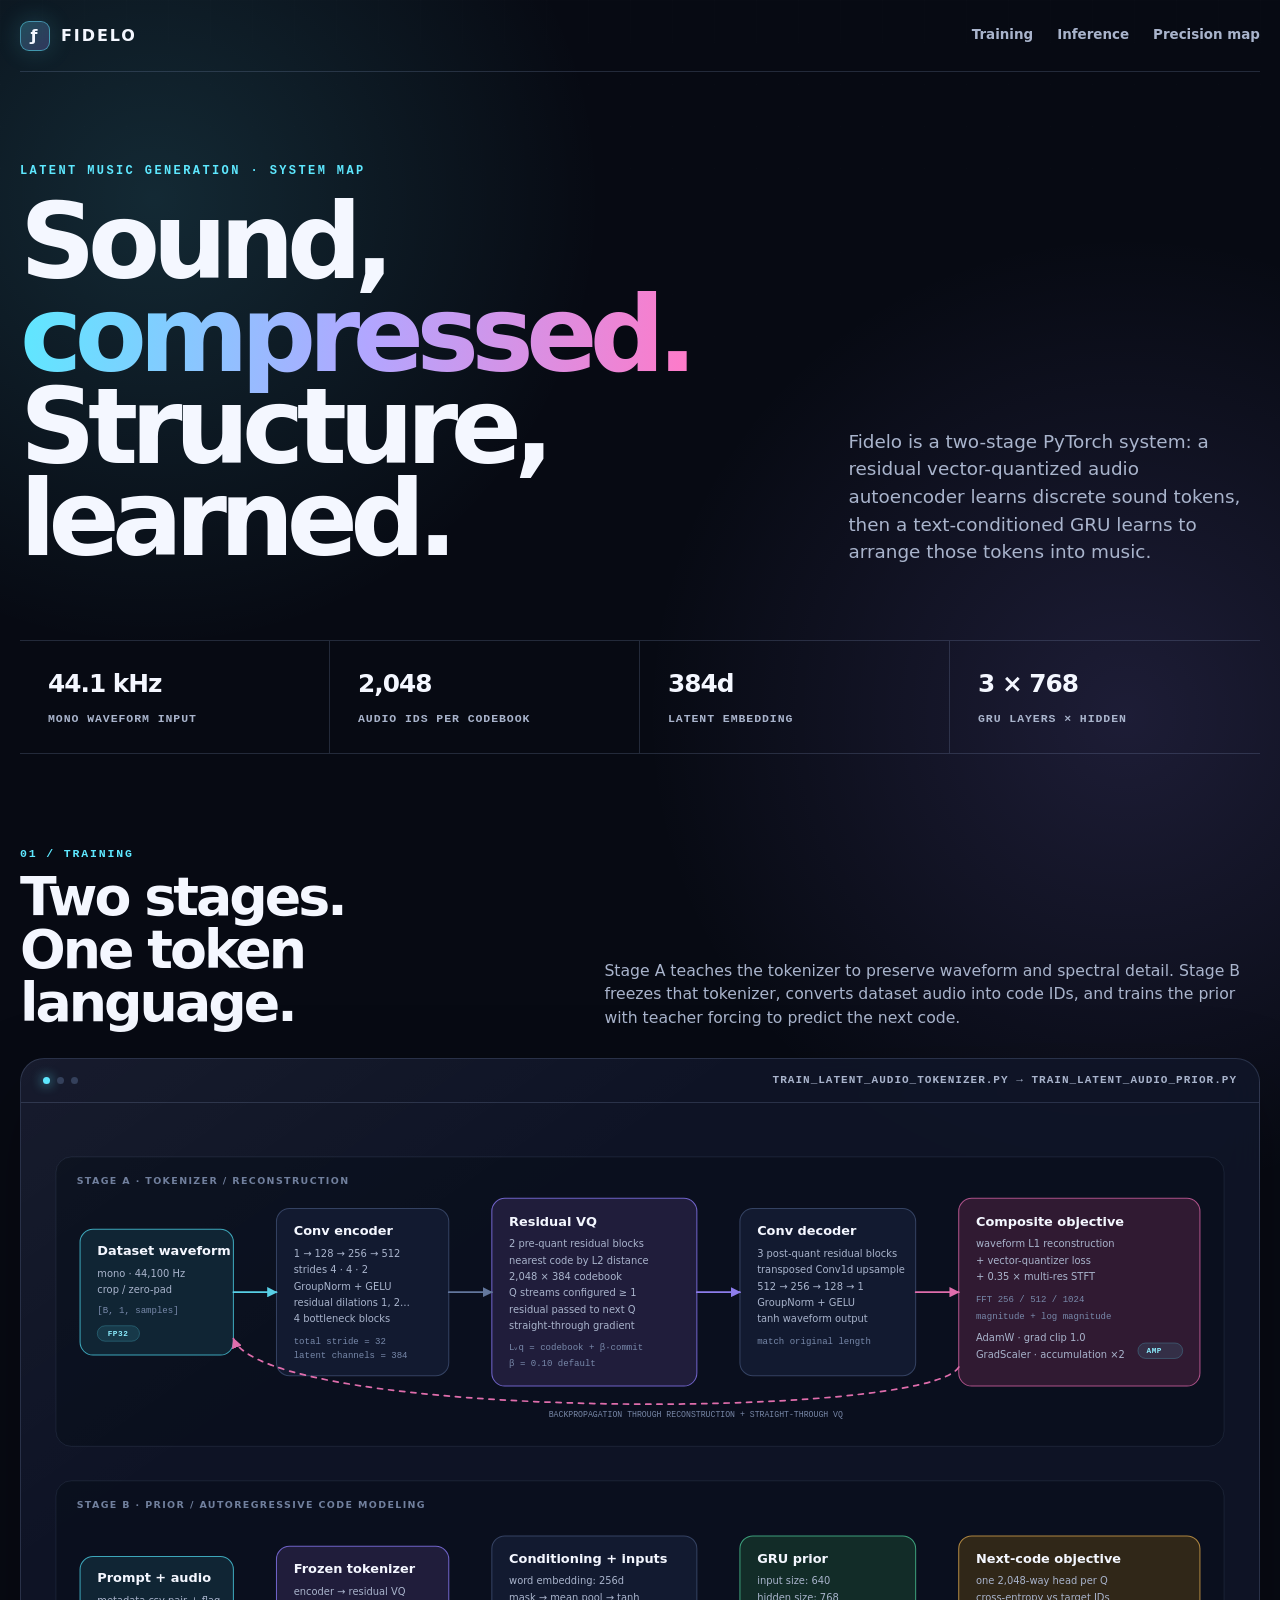
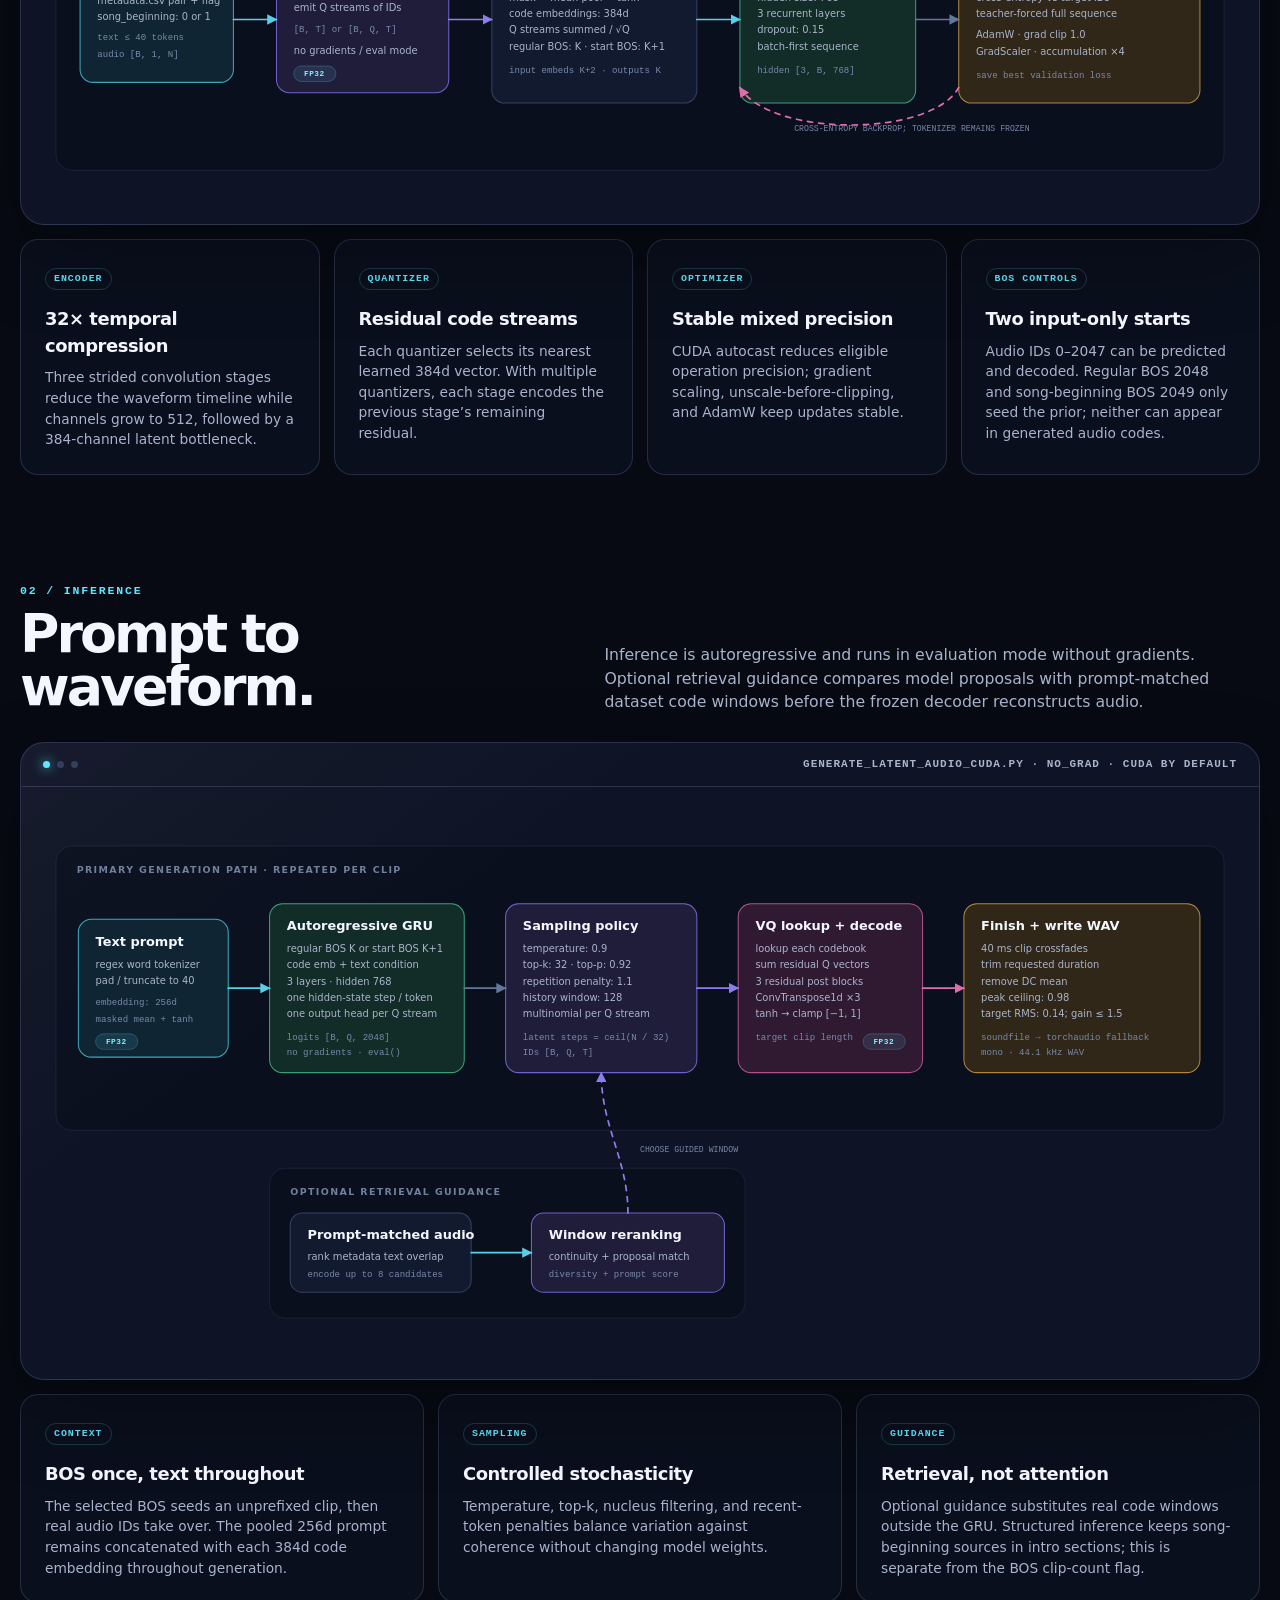
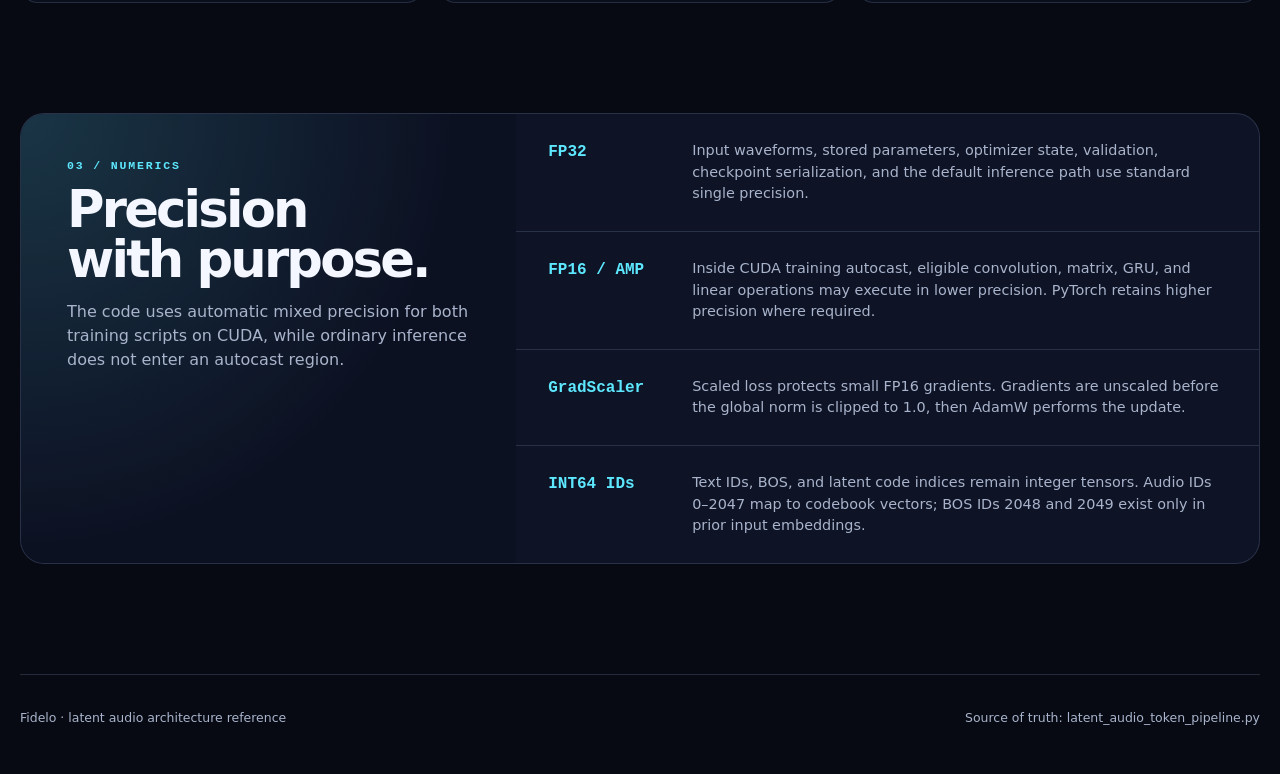
<file: index.html>
<!doctype html>
<html lang="en">
<head>
  <meta charset="utf-8">
  <meta name="viewport" content="width=device-width, initial-scale=1">
  <meta name="description" content="Fidelo latent music generation training and inference architecture.">
  <title>Fidelo — Architecture</title>
  <style>
    :root {
      color-scheme: dark;
      --ink: #f4f7ff;
      --muted: #a9b4cc;
      --panel: rgba(16, 22, 42, 0.82);
      --line: rgba(150, 169, 215, 0.2);
      --cyan: #5ee8ff;
      --violet: #9b87ff;
      --pink: #ff7ac8;
      --green: #73e6ae;
      --amber: #ffc96b;
    }

    * { box-sizing: border-box; }

    html { scroll-behavior: smooth; }

    body {
      margin: 0;
      min-width: 320px;
      color: var(--ink);
      background:
        radial-gradient(circle at 12% 5%, rgba(94, 232, 255, 0.14), transparent 28rem),
        radial-gradient(circle at 88% 18%, rgba(155, 135, 255, 0.15), transparent 30rem),
        #070a13;
      font-family: Inter, ui-sans-serif, system-ui, -apple-system, BlinkMacSystemFont, "Segoe UI", sans-serif;
      line-height: 1.5;
    }

    body::before {
      position: fixed;
      inset: 0;
      z-index: -1;
      content: "";
      opacity: 0.22;
      background-image:
        linear-gradient(rgba(255, 255, 255, 0.035) 1px, transparent 1px),
        linear-gradient(90deg, rgba(255, 255, 255, 0.035) 1px, transparent 1px);
      background-size: 42px 42px;
      mask-image: linear-gradient(to bottom, black, transparent 80%);
    }

    a { color: inherit; }

    .shell {
      width: min(1480px, calc(100% - 40px));
      margin: 0 auto;
    }

    nav {
      display: flex;
      align-items: center;
      justify-content: space-between;
      min-height: 72px;
      border-bottom: 1px solid var(--line);
    }

    .brand {
      display: flex;
      align-items: center;
      gap: 11px;
      font-weight: 800;
      letter-spacing: 0.12em;
      text-decoration: none;
    }

    .brand-mark {
      width: 30px;
      height: 30px;
      border: 1px solid rgba(94, 232, 255, 0.5);
      border-radius: 9px;
      background: linear-gradient(135deg, rgba(94, 232, 255, 0.25), rgba(155, 135, 255, 0.25));
      box-shadow: 0 0 24px rgba(94, 232, 255, 0.18);
      display: grid;
      place-items: center;
    }

    .nav-links {
      display: flex;
      gap: 24px;
      color: var(--muted);
      font-size: 0.84rem;
      font-weight: 650;
    }

    .nav-links a { text-decoration: none; }
    .nav-links a:hover { color: var(--ink); }

    header {
      display: grid;
      grid-template-columns: minmax(0, 1.3fr) minmax(280px, 0.7fr);
      gap: 64px;
      align-items: end;
      padding: 92px 0 74px;
    }

    .eyebrow {
      margin: 0 0 18px;
      color: var(--cyan);
      font: 700 0.75rem/1.2 ui-monospace, SFMono-Regular, Menlo, monospace;
      letter-spacing: 0.2em;
      text-transform: uppercase;
    }

    h1 {
      max-width: 920px;
      margin: 0;
      font-size: clamp(3.4rem, 8.2vw, 8.2rem);
      font-weight: 790;
      letter-spacing: -0.072em;
      line-height: 0.88;
    }

    h1 span {
      color: transparent;
      background: linear-gradient(95deg, var(--cyan), #b2a6ff 52%, var(--pink));
      background-clip: text;
      -webkit-background-clip: text;
    }

    .intro {
      max-width: 440px;
      margin: 0;
      color: var(--muted);
      font-size: clamp(1rem, 1.5vw, 1.15rem);
    }

    .stats {
      display: grid;
      grid-template-columns: repeat(4, 1fr);
      margin-bottom: 94px;
      border-block: 1px solid var(--line);
    }

    .stat {
      min-height: 108px;
      padding: 24px 28px;
      border-right: 1px solid var(--line);
    }

    .stat:last-child { border-right: 0; }

    .stat strong {
      display: block;
      margin-bottom: 3px;
      font-size: 1.55rem;
      letter-spacing: -0.04em;
    }

    .stat span {
      color: var(--muted);
      font: 650 0.72rem/1.4 ui-monospace, SFMono-Regular, Menlo, monospace;
      letter-spacing: 0.08em;
      text-transform: uppercase;
    }

    section { margin: 0 0 110px; }

    .section-head {
      display: grid;
      grid-template-columns: minmax(250px, 0.45fr) minmax(300px, 0.55fr);
      gap: 48px;
      align-items: end;
      margin-bottom: 28px;
    }

    .section-number {
      display: block;
      margin-bottom: 12px;
      color: var(--cyan);
      font: 700 0.72rem/1 ui-monospace, SFMono-Regular, Menlo, monospace;
      letter-spacing: 0.16em;
    }

    h2 {
      margin: 0;
      font-size: clamp(2rem, 4.2vw, 4.25rem);
      letter-spacing: -0.055em;
      line-height: 0.98;
    }

    .section-copy {
      margin: 0;
      color: var(--muted);
      font-size: 0.98rem;
    }

    .diagram-card {
      overflow: hidden;
      border: 1px solid var(--line);
      border-radius: 24px;
      background:
        linear-gradient(145deg, rgba(255, 255, 255, 0.035), transparent 32%),
        var(--panel);
      box-shadow: 0 30px 80px rgba(0, 0, 0, 0.28);
      backdrop-filter: blur(18px);
    }

    .diagram-toolbar {
      display: flex;
      align-items: center;
      justify-content: space-between;
      gap: 20px;
      padding: 16px 22px;
      border-bottom: 1px solid var(--line);
      color: var(--muted);
      font: 650 0.69rem/1 ui-monospace, SFMono-Regular, Menlo, monospace;
      letter-spacing: 0.09em;
      text-transform: uppercase;
    }

    .lights { display: flex; gap: 7px; }
    .lights i { width: 7px; height: 7px; border-radius: 50%; background: #34405b; }
    .lights i:first-child { background: var(--cyan); box-shadow: 0 0 12px var(--cyan); }

    .diagram-wrap {
      overflow-x: auto;
      padding: 16px;
    }

    svg {
      display: block;
      min-width: 1120px;
      width: 100%;
      height: auto;
    }

    svg text { font-family: Inter, ui-sans-serif, system-ui, sans-serif; }
    .lane { fill: rgba(7, 10, 19, 0.42); stroke: rgba(150, 169, 215, 0.13); }
    .lane-label { fill: #71809e; font-size: 11px; font-weight: 750; letter-spacing: 1.6px; }
    .node { fill: #121a30; stroke: #344262; stroke-width: 1.2; }
    .node-cyan { fill: #102534; stroke: #3da6ba; }
    .node-violet { fill: #201d3b; stroke: #6f63c8; }
    .node-pink { fill: #301a32; stroke: #ad5289; }
    .node-green { fill: #122c28; stroke: #3c9e7a; }
    .node-amber { fill: #302718; stroke: #ad8540; }
    .node-title { fill: #f4f7ff; font-size: 15px; font-weight: 750; }
    .node-copy { fill: #a9b4cc; font-size: 11.5px; }
    .node-code { fill: #7889aa; font: 10.5px ui-monospace, SFMono-Regular, Menlo, monospace; }
    .tag { fill: rgba(94, 232, 255, 0.1); stroke: rgba(94, 232, 255, 0.25); }
    .tag-text { fill: #8ceeff; font: 700 9px ui-monospace, SFMono-Regular, Menlo, monospace; letter-spacing: 0.6px; }
    .flow {
      fill: none;
      stroke: #63779d;
      stroke-width: 2;
      stroke-linecap: round;
      stroke-linejoin: round;
      marker-end: url(#arrow);
    }
    .flow-cyan { stroke: #58cfe6; }
    .flow-violet { stroke: #8d7dec; }
    .flow-pink { stroke: #df6dac; }
    .flow-dashed { stroke-dasharray: 6 7; }
    .flow-label { fill: #7787a7; font: 9.5px ui-monospace, SFMono-Regular, Menlo, monospace; }

    .detail-grid {
      display: grid;
      grid-template-columns: repeat(auto-fit, minmax(240px, 1fr));
      gap: 14px;
      margin-top: 14px;
    }

    .detail {
      padding: 24px;
      border: 1px solid var(--line);
      border-radius: 18px;
      background: rgba(13, 18, 34, 0.68);
    }

    .detail-kicker {
      display: inline-flex;
      padding: 5px 8px;
      border: 1px solid rgba(94, 232, 255, 0.2);
      border-radius: 999px;
      color: var(--cyan);
      font: 700 0.62rem/1 ui-monospace, SFMono-Regular, Menlo, monospace;
      letter-spacing: 0.1em;
      text-transform: uppercase;
    }

    .detail h3 {
      margin: 16px 0 8px;
      font-size: 1.12rem;
      letter-spacing: -0.025em;
    }

    .detail p, .detail li {
      color: var(--muted);
      font-size: 0.86rem;
    }

    .detail p { margin: 0; }
    .detail ul { padding-left: 18px; margin: 8px 0 0; }
    code { color: #d9d3ff; font: 0.91em ui-monospace, SFMono-Regular, Menlo, monospace; }

    .precision {
      display: grid;
      grid-template-columns: 0.8fr 1.2fr;
      overflow: hidden;
      border: 1px solid var(--line);
      border-radius: 24px;
      background: var(--panel);
    }

    .precision-intro {
      padding: 46px;
      background:
        radial-gradient(circle at 0 0, rgba(94, 232, 255, 0.17), transparent 65%),
        rgba(12, 18, 33, 0.7);
    }

    .precision-intro h2 { font-size: clamp(2.2rem, 4vw, 4rem); }
    .precision-intro p { color: var(--muted); }

    .precision-list { display: grid; }

    .precision-row {
      display: grid;
      grid-template-columns: 120px 1fr;
      gap: 24px;
      padding: 26px 32px;
      border-bottom: 1px solid var(--line);
    }

    .precision-row:last-child { border-bottom: 0; }
    .precision-row strong { color: var(--cyan); font-family: ui-monospace, SFMono-Regular, Menlo, monospace; }
    .precision-row p { margin: 0; color: var(--muted); font-size: 0.9rem; }

    footer {
      display: flex;
      justify-content: space-between;
      gap: 24px;
      padding: 34px 0 48px;
      border-top: 1px solid var(--line);
      color: var(--muted);
      font-size: 0.78rem;
    }

    @media (max-width: 900px) {
      header, .section-head, .precision { grid-template-columns: 1fr; }
      header { gap: 28px; padding-top: 64px; }
      .stats { grid-template-columns: repeat(2, 1fr); }
      .stat:nth-child(2) { border-right: 0; }
      .stat:nth-child(-n + 2) { border-bottom: 1px solid var(--line); }
      .detail-grid { grid-template-columns: 1fr 1fr; }
    }

    @media (max-width: 620px) {
      .shell { width: min(100% - 24px, 1480px); }
      .nav-links { display: none; }
      h1 { font-size: clamp(3.2rem, 19vw, 5rem); }
      .stats, .detail-grid { grid-template-columns: 1fr; }
      .stat { border-right: 0; border-bottom: 1px solid var(--line); }
      .stat:last-child { border-bottom: 0; }
      .precision-intro { padding: 30px; }
      .precision-row { grid-template-columns: 1fr; gap: 8px; padding: 24px; }
      footer { flex-direction: column; }
    }

    @media (prefers-reduced-motion: reduce) {
      html { scroll-behavior: auto; }
    }
  </style>
</head>
<body>
  <div class="shell">
    <nav aria-label="Primary navigation">
      <a class="brand" href="#top">
        <span class="brand-mark" aria-hidden="true">ƒ</span>
        FIDELO
      </a>
      <div class="nav-links">
        <a href="#training">Training</a>
        <a href="#inference">Inference</a>
        <a href="#precision">Precision map</a>
      </div>
    </nav>

    <main id="top">
      <header>
        <div>
          <p class="eyebrow">Latent music generation · system map</p>
          <h1>Sound, <span>compressed.</span><br>Structure, learned.</h1>
        </div>
        <p class="intro">
          Fidelo is a two-stage PyTorch system: a residual vector-quantized audio
          autoencoder learns discrete sound tokens, then a text-conditioned GRU
          learns to arrange those tokens into music.
        </p>
      </header>

      <div class="stats" aria-label="Default architecture settings">
        <div class="stat"><strong>44.1 kHz</strong><span>Mono waveform input</span></div>
        <div class="stat"><strong>2,048</strong><span>Audio IDs per codebook</span></div>
        <div class="stat"><strong>384d</strong><span>Latent embedding</span></div>
        <div class="stat"><strong>3 × 768</strong><span>GRU layers × hidden</span></div>
      </div>

      <section id="training">
        <div class="section-head">
          <div>
            <span class="section-number">01 / TRAINING</span>
            <h2>Two stages.<br>One token language.</h2>
          </div>
          <p class="section-copy">
            Stage A teaches the tokenizer to preserve waveform and spectral detail.
            Stage B freezes that tokenizer, converts dataset audio into code IDs, and
            trains the prior with teacher forcing to predict the next code.
          </p>
        </div>

        <div class="diagram-card">
          <div class="diagram-toolbar">
            <div class="lights" aria-hidden="true"><i></i><i></i><i></i></div>
            <span>train_latent_audio_tokenizer.py → train_latent_audio_prior.py</span>
          </div>
          <div class="diagram-wrap">
            <svg viewBox="0 0 1400 800" role="img" aria-labelledby="training-title training-desc">
              <title id="training-title">Fidelo training architecture</title>
              <desc id="training-desc">Two horizontal lanes show tokenizer reconstruction training and text-conditioned latent prior training.</desc>
              <defs>
                <marker id="arrow" viewBox="0 0 10 10" refX="9" refY="5" markerWidth="6" markerHeight="6" orient="auto-start-reverse">
                  <path d="M 0 0 L 10 5 L 0 10 z" fill="context-stroke"></path>
                </marker>
                <linearGradient id="train-glow" x1="0" x2="1">
                  <stop offset="0" stop-color="#5ee8ff" stop-opacity=".16"></stop>
                  <stop offset="1" stop-color="#9b87ff" stop-opacity=".06"></stop>
                </linearGradient>
              </defs>

              <rect class="lane" x="22" y="44" width="1356" height="336" rx="18"></rect>
              <rect class="lane" x="22" y="420" width="1356" height="336" rx="18"></rect>
              <text class="lane-label" x="46" y="75">STAGE A · TOKENIZER / RECONSTRUCTION</text>
              <text class="lane-label" x="46" y="451">STAGE B · PRIOR / AUTOREGRESSIVE CODE MODELING</text>

              <rect class="node node-cyan" x="50" y="128" width="178" height="146" rx="15"></rect>
              <text class="node-title" x="70" y="158">Dataset waveform</text>
              <text class="node-copy" x="70" y="183">mono · 44,100 Hz</text>
              <text class="node-copy" x="70" y="202">crop / zero-pad</text>
              <text class="node-code" x="70" y="225">[B, 1, samples]</text>
              <rect class="tag" x="70" y="240" width="49" height="18" rx="9"></rect>
              <text class="tag-text" x="82" y="252">FP32</text>

              <rect class="node" x="278" y="104" width="200" height="194" rx="15"></rect>
              <text class="node-title" x="298" y="135">Conv encoder</text>
              <text class="node-copy" x="298" y="160">1 → 128 → 256 → 512</text>
              <text class="node-copy" x="298" y="179">strides 4 · 4 · 2</text>
              <text class="node-copy" x="298" y="198">GroupNorm + GELU</text>
              <text class="node-copy" x="298" y="217">residual dilations 1, 2…</text>
              <text class="node-copy" x="298" y="236">4 bottleneck blocks</text>
              <text class="node-code" x="298" y="261">total stride = 32</text>
              <text class="node-code" x="298" y="278">latent channels = 384</text>

              <rect class="node node-violet" x="528" y="92" width="238" height="218" rx="15"></rect>
              <text class="node-title" x="548" y="124">Residual VQ</text>
              <text class="node-copy" x="548" y="149">2 pre-quant residual blocks</text>
              <text class="node-copy" x="548" y="168">nearest code by L2 distance</text>
              <text class="node-copy" x="548" y="187">2,048 × 384 codebook</text>
              <text class="node-copy" x="548" y="206">Q streams configured ≥ 1</text>
              <text class="node-copy" x="548" y="225">residual passed to next Q</text>
              <text class="node-copy" x="548" y="244">straight-through gradient</text>
              <text class="node-code" x="548" y="268">Lᵥq = codebook + β·commit</text>
              <text class="node-code" x="548" y="287">β = 0.10 default</text>

              <rect class="node" x="816" y="104" width="204" height="194" rx="15"></rect>
              <text class="node-title" x="836" y="135">Conv decoder</text>
              <text class="node-copy" x="836" y="160">3 post-quant residual blocks</text>
              <text class="node-copy" x="836" y="179">transposed Conv1d upsample</text>
              <text class="node-copy" x="836" y="198">512 → 256 → 128 → 1</text>
              <text class="node-copy" x="836" y="217">GroupNorm + GELU</text>
              <text class="node-copy" x="836" y="236">tanh waveform output</text>
              <text class="node-code" x="836" y="261">match original length</text>

              <rect class="node node-pink" x="1070" y="92" width="280" height="218" rx="15"></rect>
              <text class="node-title" x="1090" y="124">Composite objective</text>
              <text class="node-copy" x="1090" y="149">waveform L1 reconstruction</text>
              <text class="node-copy" x="1090" y="168">+ vector-quantizer loss</text>
              <text class="node-copy" x="1090" y="187">+ 0.35 × multi-res STFT</text>
              <text class="node-code" x="1090" y="213">FFT 256 / 512 / 1024</text>
              <text class="node-code" x="1090" y="232">magnitude + log magnitude</text>
              <text class="node-copy" x="1090" y="258">AdamW · grad clip 1.0</text>
              <text class="node-copy" x="1090" y="277">GradScaler · accumulation ×2</text>
              <rect class="tag" x="1278" y="260" width="52" height="18" rx="9"></rect>
              <text class="tag-text" x="1288" y="272">AMP</text>

              <path class="flow flow-cyan" d="M228 201 C246 201 260 201 278 201"></path>
              <path class="flow" d="M478 201 C496 201 510 201 528 201"></path>
              <path class="flow flow-violet" d="M766 201 C784 201 798 201 816 201"></path>
              <path class="flow flow-pink" d="M1020 201 C1038 201 1052 201 1070 201"></path>
              <path class="flow flow-dashed flow-pink" d="M1070 288 C1034 350 266 350 228 255"></path>
              <text class="flow-label" x="594" y="346">BACKPROPAGATION THROUGH RECONSTRUCTION + STRAIGHT-THROUGH VQ</text>

              <rect class="node node-cyan" x="50" y="508" width="178" height="146" rx="15"></rect>
              <text class="node-title" x="70" y="538">Prompt + audio</text>
              <text class="node-copy" x="70" y="563">metadata.csv pair + flag</text>
              <text class="node-copy" x="70" y="582">song_beginning: 0 or 1</text>
              <text class="node-code" x="70" y="605">text ≤ 40 tokens</text>
              <text class="node-code" x="70" y="624">audio [B, 1, N]</text>

              <rect class="node node-violet" x="278" y="496" width="200" height="170" rx="15"></rect>
              <text class="node-title" x="298" y="527">Frozen tokenizer</text>
              <text class="node-copy" x="298" y="552">encoder → residual VQ</text>
              <text class="node-copy" x="298" y="571">emit Q streams of IDs</text>
              <text class="node-code" x="298" y="596">[B, T] or [B, Q, T]</text>
              <text class="node-copy" x="298" y="621">no gradients / eval mode</text>
              <rect class="tag" x="298" y="635" width="49" height="18" rx="9"></rect>
              <text class="tag-text" x="310" y="647">FP32</text>

              <rect class="node" x="528" y="484" width="238" height="194" rx="15"></rect>
              <text class="node-title" x="548" y="515">Conditioning + inputs</text>
              <text class="node-copy" x="548" y="540">word embedding: 256d</text>
              <text class="node-copy" x="548" y="559">mask → mean pool → tanh</text>
              <text class="node-copy" x="548" y="578">code embeddings: 384d</text>
              <text class="node-copy" x="548" y="597">Q streams summed / √Q</text>
              <text class="node-copy" x="548" y="616">regular BOS: K · start BOS: K+1</text>
              <text class="node-code" x="548" y="643">input embeds K+2 · outputs K</text>

              <rect class="node node-green" x="816" y="484" width="204" height="194" rx="15"></rect>
              <text class="node-title" x="836" y="515">GRU prior</text>
              <text class="node-copy" x="836" y="540">input size: 640</text>
              <text class="node-copy" x="836" y="559">hidden size: 768</text>
              <text class="node-copy" x="836" y="578">3 recurrent layers</text>
              <text class="node-copy" x="836" y="597">dropout: 0.15</text>
              <text class="node-copy" x="836" y="616">batch-first sequence</text>
              <text class="node-code" x="836" y="643">hidden [3, B, 768]</text>

              <rect class="node node-amber" x="1070" y="484" width="280" height="194" rx="15"></rect>
              <text class="node-title" x="1090" y="515">Next-code objective</text>
              <text class="node-copy" x="1090" y="540">one 2,048-way head per Q</text>
              <text class="node-copy" x="1090" y="559">cross-entropy vs target IDs</text>
              <text class="node-copy" x="1090" y="578">teacher-forced full sequence</text>
              <text class="node-copy" x="1090" y="603">AdamW · grad clip 1.0</text>
              <text class="node-copy" x="1090" y="622">GradScaler · accumulation ×4</text>
              <text class="node-code" x="1090" y="649">save best validation loss</text>

              <path class="flow flow-cyan" d="M228 581 C246 581 260 581 278 581"></path>
              <path class="flow flow-violet" d="M478 581 C496 581 510 581 528 581"></path>
              <path class="flow flow-cyan" d="M766 581 C784 581 798 581 816 581"></path>
              <path class="flow" d="M1020 581 C1038 581 1052 581 1070 581"></path>
              <path class="flow flow-dashed flow-pink" d="M1070 660 C1038 718 852 718 816 660"></path>
              <text class="flow-label" x="879" y="711">CROSS-ENTROPY BACKPROP; TOKENIZER REMAINS FROZEN</text>
            </svg>
          </div>
        </div>

        <div class="detail-grid">
          <article class="detail">
            <span class="detail-kicker">Encoder</span>
            <h3>32× temporal compression</h3>
            <p>Three strided convolution stages reduce the waveform timeline while channels grow to 512, followed by a 384-channel latent bottleneck.</p>
          </article>
          <article class="detail">
            <span class="detail-kicker">Quantizer</span>
            <h3>Residual code streams</h3>
            <p>Each quantizer selects its nearest learned 384d vector. With multiple quantizers, each stage encodes the previous stage’s remaining residual.</p>
          </article>
          <article class="detail">
            <span class="detail-kicker">Optimizer</span>
            <h3>Stable mixed precision</h3>
            <p>CUDA autocast reduces eligible operation precision; gradient scaling, unscale-before-clipping, and AdamW keep updates stable.</p>
          </article>
          <article class="detail">
            <span class="detail-kicker">BOS controls</span>
            <h3>Two input-only starts</h3>
            <p>Audio IDs 0–2047 can be predicted and decoded. Regular BOS 2048 and song-beginning BOS 2049 only seed the prior; neither can appear in generated audio codes.</p>
          </article>
        </div>
      </section>

      <section id="inference">
        <div class="section-head">
          <div>
            <span class="section-number">02 / INFERENCE</span>
            <h2>Prompt to waveform.</h2>
          </div>
          <p class="section-copy">
            Inference is autoregressive and runs in evaluation mode without gradients.
            Optional retrieval guidance compares model proposals with prompt-matched
            dataset code windows before the frozen decoder reconstructs audio.
          </p>
        </div>

        <div class="diagram-card">
          <div class="diagram-toolbar">
            <div class="lights" aria-hidden="true"><i></i><i></i><i></i></div>
            <span>generate_latent_audio_cuda.py · no_grad · CUDA by default</span>
          </div>
          <div class="diagram-wrap">
            <svg viewBox="0 0 1400 650" role="img" aria-labelledby="inference-title inference-desc">
              <title id="inference-title">Fidelo inference architecture</title>
              <desc id="inference-desc">A smooth left-to-right flow shows prompt conditioning, GRU token generation, retrieval guidance, decoding, stitching, and WAV output.</desc>
              <defs>
                <marker id="arrow-infer" viewBox="0 0 10 10" refX="9" refY="5" markerWidth="6" markerHeight="6" orient="auto-start-reverse">
                  <path d="M 0 0 L 10 5 L 0 10 z" fill="context-stroke"></path>
                </marker>
              </defs>
              <style>
                #inference-diagram-flow path { marker-end: url(#arrow-infer); }
              </style>

              <rect class="lane" x="22" y="50" width="1356" height="330" rx="18"></rect>
              <rect class="lane" x="270" y="424" width="552" height="174" rx="18"></rect>
              <text class="lane-label" x="46" y="81">PRIMARY GENERATION PATH · REPEATED PER CLIP</text>
              <text class="lane-label" x="294" y="455">OPTIONAL RETRIEVAL GUIDANCE</text>

              <rect class="node node-cyan" x="48" y="135" width="174" height="160" rx="15"></rect>
              <text class="node-title" x="68" y="166">Text prompt</text>
              <text class="node-copy" x="68" y="191">regex word tokenizer</text>
              <text class="node-copy" x="68" y="210">pad / truncate to 40</text>
              <text class="node-code" x="68" y="235">embedding: 256d</text>
              <text class="node-code" x="68" y="254">masked mean + tanh</text>
              <rect class="tag" x="68" y="268" width="49" height="18" rx="9"></rect>
              <text class="tag-text" x="80" y="280">FP32</text>

              <rect class="node node-green" x="270" y="117" width="226" height="196" rx="15"></rect>
              <text class="node-title" x="290" y="148">Autoregressive GRU</text>
              <text class="node-copy" x="290" y="173">regular BOS K or start BOS K+1</text>
              <text class="node-copy" x="290" y="192">code emb + text condition</text>
              <text class="node-copy" x="290" y="211">3 layers · hidden 768</text>
              <text class="node-copy" x="290" y="230">one hidden-state step / token</text>
              <text class="node-copy" x="290" y="249">one output head per Q stream</text>
              <text class="node-code" x="290" y="275">logits [B, Q, 2048]</text>
              <text class="node-code" x="290" y="292">no gradients · eval()</text>

              <rect class="node node-violet" x="544" y="117" width="222" height="196" rx="15"></rect>
              <text class="node-title" x="564" y="148">Sampling policy</text>
              <text class="node-copy" x="564" y="173">temperature: 0.9</text>
              <text class="node-copy" x="564" y="192">top-k: 32 · top-p: 0.92</text>
              <text class="node-copy" x="564" y="211">repetition penalty: 1.1</text>
              <text class="node-copy" x="564" y="230">history window: 128</text>
              <text class="node-copy" x="564" y="249">multinomial per Q stream</text>
              <text class="node-code" x="564" y="275">latent steps = ceil(N / 32)</text>
              <text class="node-code" x="564" y="292">IDs [B, Q, T]</text>

              <rect class="node node-pink" x="814" y="117" width="214" height="196" rx="15"></rect>
              <text class="node-title" x="834" y="148">VQ lookup + decode</text>
              <text class="node-copy" x="834" y="173">lookup each codebook</text>
              <text class="node-copy" x="834" y="192">sum residual Q vectors</text>
              <text class="node-copy" x="834" y="211">3 residual post blocks</text>
              <text class="node-copy" x="834" y="230">ConvTranspose1d ×3</text>
              <text class="node-copy" x="834" y="249">tanh → clamp [−1, 1]</text>
              <text class="node-code" x="834" y="275">target clip length</text>
              <rect class="tag" x="959" y="268" width="49" height="18" rx="9"></rect>
              <text class="tag-text" x="971" y="280">FP32</text>

              <rect class="node node-amber" x="1076" y="117" width="274" height="196" rx="15"></rect>
              <text class="node-title" x="1096" y="148">Finish + write WAV</text>
              <text class="node-copy" x="1096" y="173">40 ms clip crossfades</text>
              <text class="node-copy" x="1096" y="192">trim requested duration</text>
              <text class="node-copy" x="1096" y="211">remove DC mean</text>
              <text class="node-copy" x="1096" y="230">peak ceiling: 0.98</text>
              <text class="node-copy" x="1096" y="249">target RMS: 0.14; gain ≤ 1.5</text>
              <text class="node-code" x="1096" y="275">soundfile → torchaudio fallback</text>
              <text class="node-code" x="1096" y="292">mono · 44.1 kHz WAV</text>

              <g id="inference-diagram-flow">
                <path class="flow flow-cyan" d="M222 215 C238 215 254 215 270 215"></path>
                <path class="flow" d="M496 215 C512 215 528 215 544 215"></path>
                <path class="flow flow-violet" d="M766 215 C782 215 798 215 814 215"></path>
                <path class="flow flow-pink" d="M1028 215 C1044 215 1060 215 1076 215"></path>
              </g>

              <rect class="node" x="294" y="476" width="210" height="92" rx="14"></rect>
              <text class="node-title" x="314" y="506">Prompt-matched audio</text>
              <text class="node-copy" x="314" y="530">rank metadata text overlap</text>
              <text class="node-code" x="314" y="550">encode up to 8 candidates</text>

              <rect class="node node-violet" x="574" y="476" width="224" height="92" rx="14"></rect>
              <text class="node-title" x="594" y="506">Window reranking</text>
              <text class="node-copy" x="594" y="530">continuity + proposal match</text>
              <text class="node-code" x="594" y="550">diversity + prompt score</text>

              <path class="flow flow-cyan" style="marker-end:url(#arrow-infer)" d="M504 522 C528 522 550 522 574 522"></path>
              <path class="flow flow-violet flow-dashed" style="marker-end:url(#arrow-infer)" d="M686 476 C686 413 655 376 655 313"></path>
              <text class="flow-label" x="700" y="405">CHOOSE GUIDED WINDOW</text>
            </svg>
          </div>
        </div>

        <div class="detail-grid">
          <article class="detail">
            <span class="detail-kicker">Context</span>
            <h3>BOS once, text throughout</h3>
            <p>The selected BOS seeds an unprefixed clip, then real audio IDs take over. The pooled 256d prompt remains concatenated with each 384d code embedding throughout generation.</p>
          </article>
          <article class="detail">
            <span class="detail-kicker">Sampling</span>
            <h3>Controlled stochasticity</h3>
            <p>Temperature, top-k, nucleus filtering, and recent-token penalties balance variation against coherence without changing model weights.</p>
          </article>
          <article class="detail">
            <span class="detail-kicker">Guidance</span>
            <h3>Retrieval, not attention</h3>
            <p>Optional guidance substitutes real code windows outside the GRU. Structured inference keeps song-beginning sources in intro sections; this is separate from the BOS clip-count flag.</p>
          </article>
        </div>
      </section>

      <section id="precision">
        <div class="precision">
          <div class="precision-intro">
            <span class="section-number">03 / NUMERICS</span>
            <h2>Precision<br>with purpose.</h2>
            <p>The code uses automatic mixed precision for both training scripts on CUDA, while ordinary inference does not enter an autocast region.</p>
          </div>
          <div class="precision-list">
            <div class="precision-row">
              <strong>FP32</strong>
              <p>Input waveforms, stored parameters, optimizer state, validation, checkpoint serialization, and the default inference path use standard single precision.</p>
            </div>
            <div class="precision-row">
              <strong>FP16 / AMP</strong>
              <p>Inside CUDA training autocast, eligible convolution, matrix, GRU, and linear operations may execute in lower precision. PyTorch retains higher precision where required.</p>
            </div>
            <div class="precision-row">
              <strong>GradScaler</strong>
              <p>Scaled loss protects small FP16 gradients. Gradients are unscaled before the global norm is clipped to 1.0, then AdamW performs the update.</p>
            </div>
            <div class="precision-row">
              <strong>INT64 IDs</strong>
              <p>Text IDs, BOS, and latent code indices remain integer tensors. Audio IDs 0–2047 map to codebook vectors; BOS IDs 2048 and 2049 exist only in prior input embeddings.</p>
            </div>
          </div>
        </div>
      </section>
    </main>

    <footer>
      <span>Fidelo · latent audio architecture reference</span>
      <span>Source of truth: latent_audio_token_pipeline.py</span>
    </footer>
  </div>
</body>
</html>
</file>
